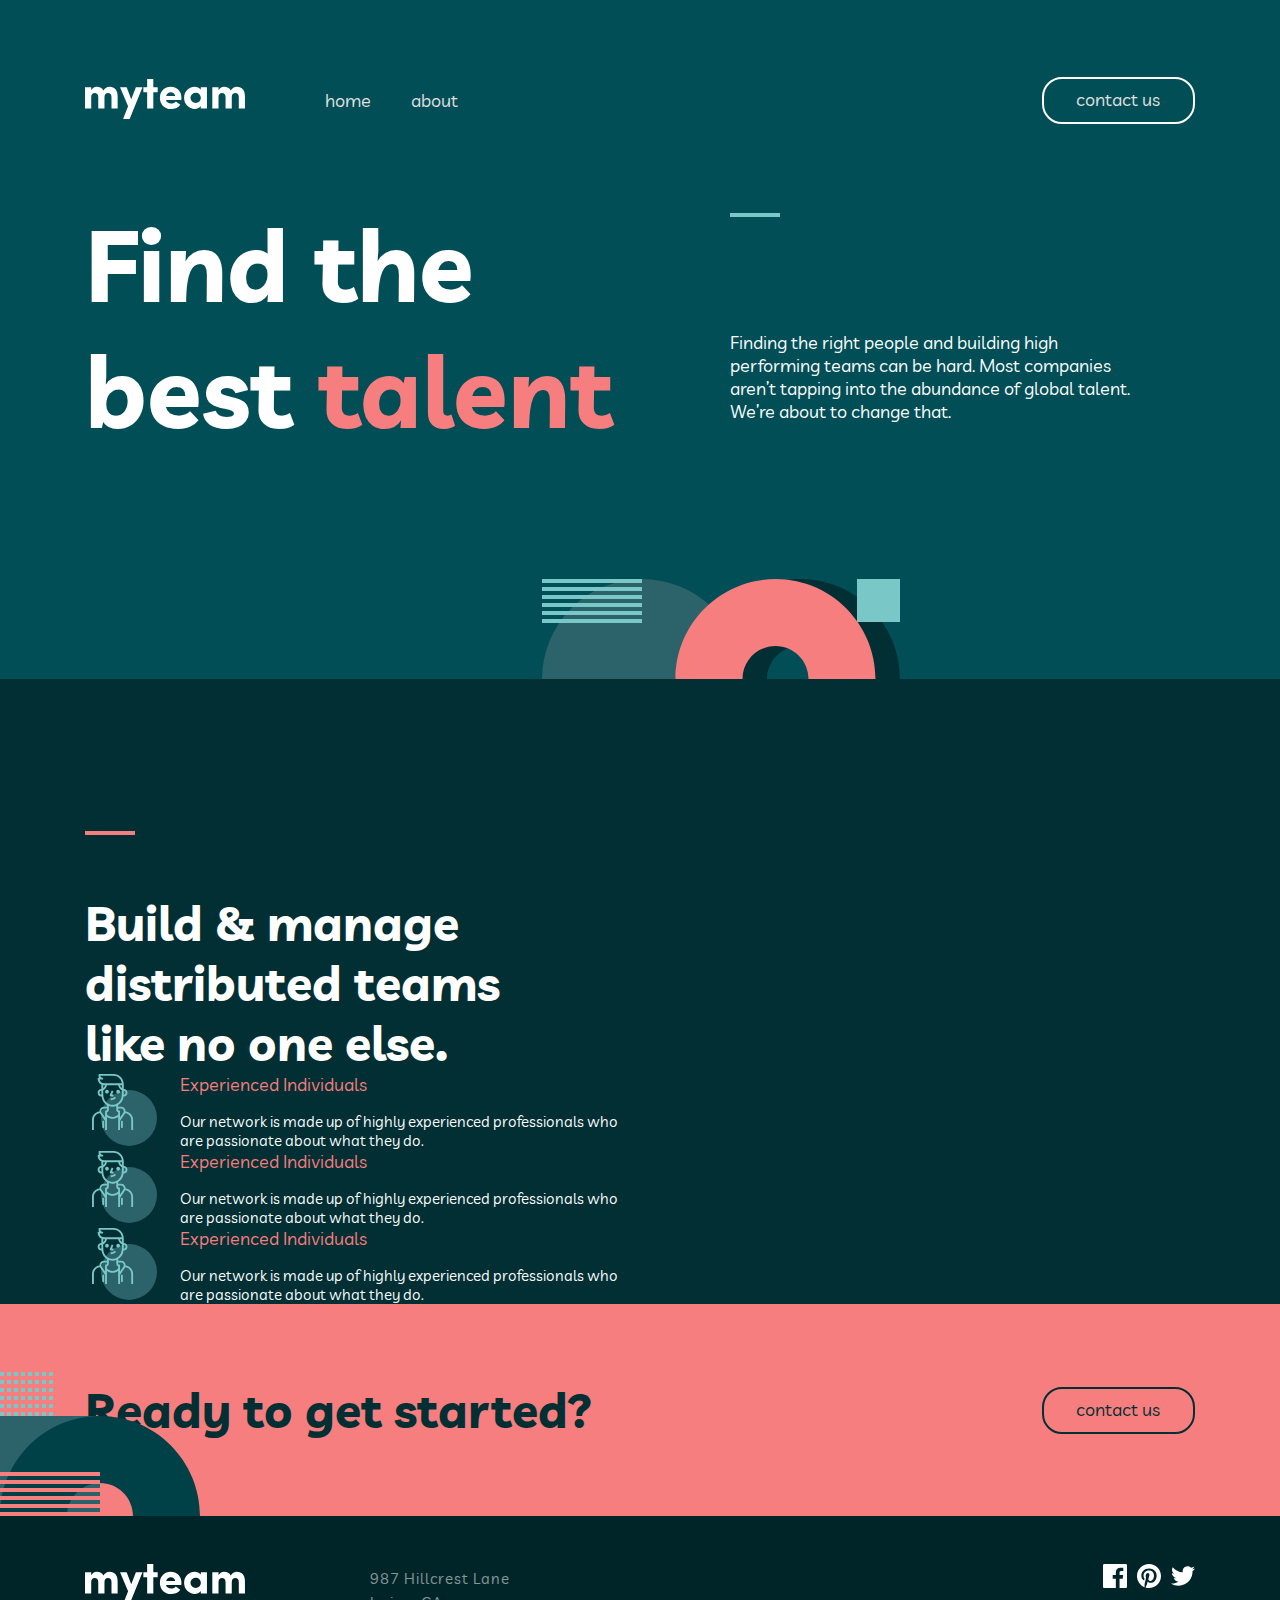
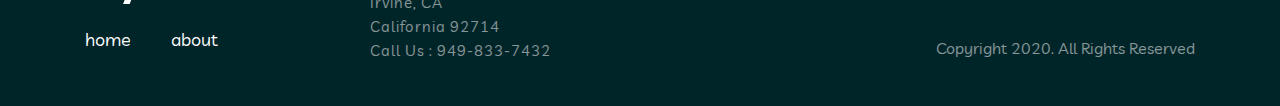
<file: index.html>
<!DOCTYPE html>
<html lang="en">
  <head>
    <meta charset="UTF-8" />
    <meta name="viewport" content="width=device-width, initial-scale=1.0" />
    <title>Document</title>
    <link rel="stylesheet" href="./css/style.min.css" />
  </head>
  <body>
    <header>
      <div class="container">
        <div class="btn-flex">
          <div class="menu-flex">
            <div>
              <a href="./index.html">
                <img src="./images/myteam-logo.svg" alt="none!" />
              </a>
            </div>

            <div class="hamburger" id="hamburger">
              <img src="./images/toggle.svg" alt="none" />
            </div>

            <div class="menu-flex-3" id="nav-menu">
              <ul>
                <li><a href="./index.html">home</a></li>
                <li><a href="./about.html">about</a></li>
              </ul>
            </div>
          </div>

          <div>
            <button>
              <ul>
                <li><a href="./contact.html">contact us</a></li>
              </ul>
            </button>
          </div>
        </div>
      </div>
    </header>

    <section class="section-one">
      <div class="container">
        <div class="flex-section-one">
          <div>
            <div class="line">
              <img src="./images/disk-left.svg" alt="none!" />
            </div>
            <div>
              <h1 class="h1-text">Find the best <span>talent</span></h1>
            </div>
          </div>
          <div>
            <div class="line2">
              <img src="./images/line2.svg" alt="none!" />
            </div>
            <p class="pp-text">
              Finding the right people and building high performing teams can be
              hard. Most companies aren’t tapping into the abundance of global
              talent. We’re about to change that.
            </p>
          </div>

          <div>
            <img class="iimg-posit" src="./images/section-pos.svg" alt="none" />
          </div>
        </div>
      </div>
    </section>

    <section class="section-two">
      <div class="container">
        <div class="h2-text-one">
          <img src="./images/line-oringe.svg" alt="none!" />
          <h2>Build & manage distributed teams like no one else.</h2>
        </div>

        <div class="p-text-flexx">
          <div><img src="./images/person.svg" alt="none!" /></div>
          <div>
            <p class="p-textt">Experienced Individuals</p>
            <p class="p-textt-2">
              Our network is made up of highly experienced professionals who are
              passionate about what they do.
            </p>
          </div>
        </div>
        <div class="p-text-flexx">
          <div><img src="./images/person.svg" alt="none!" /></div>
          <div>
            <p class="p-textt">Experienced Individuals</p>
            <p class="p-textt-2">
              Our network is made up of highly experienced professionals who are
              passionate about what they do.
            </p>
          </div>
        </div>
        <div class="p-text-flexx">
          <div><img src="./images/person.svg" alt="none!" /></div>
          <div>
            <p class="p-textt">Experienced Individuals</p>
            <p class="p-textt-2">
              Our network is made up of highly experienced professionals who are
              passionate about what they do.
            </p>
          </div>
        </div>
      </div>
    </section>

    <section></section>

    <section class="section-four">
      <div class="container">
        <img src="./images/logo-four.svg" alt="none!" />
        <div class="btn-flexTwo">
          <div><h2>Ready to get started?</h2></div>
          <div>
            <button>
              <ul>
                <li><a href="./contact.html">contact us</a></li>
              </ul>
            </button>
          </div>
        </div>
      </div>
    </section>

    <footer>
      <div class="container">
        <div class="footer-flex">
          <div class="footer-flex">
            <div>
              <img src="./images/myteam-logo.svg" alt="none" />
              <ul>
                <li><a href="./home.html">home</a></li>
                <li><a href="./about.html">about</a></li>
              </ul>
            </div>

            <div class="paragraf">
              <p>987 Hillcrest Lane</p>
              <p>Irvine, CA</p>
              <p>California 92714</p>
              <p>Call Us : 949-833-7432</p>
            </div>
          </div>
          <div>
            <div class="logo-footer">
              <img src="./images/facebook.svg" alt="none!" />
              <img src="./images/pinterest.svg" alt="none!" />
              <img src=".//images/twitter.svg" alt="none!" />
            </div>
            <div class="p-text"><p>Copyright 2020. All Rights Reserved</p></div>
          </div>
        </div>
      </div>
    </footer>
    <script src="./js/main.js"></script>
  </body>
</html>
</file>
<file: css/style.min.css>
@import"https://fonts.googleapis.com/css2?family=Inter:ital,opsz,wght@0,14..32,100..900;1,14..32,100..900&family=Lato:ital,wght@0,100;0,300;0,400;0,700;0,900;1,100;1,300;1,400;1,700;1,900&family=Livvic:ital,wght@0,100;0,200;0,300;0,400;0,500;0,600;0,700;0,900;1,100&family=Poppins:ital,wght@0,100;0,200;0,300;0,400;0,500;0,600;0,700;0,800;0,900;1,100;1,200;1,300;1,400;1,500;1,600;1,700;1,800;1,900&family=Roboto:ital,wght@0,100..900;1,100..900&display=swap";.section-hero{padding:120px 0;background-color:#014e56}.section-hero .section-hero-page-texts{display:flex;justify-content:space-between;align-items:center;gap:40px}@media(max-width: 730px){.section-hero .section-hero-page-texts{flex-direction:column}}.section-hero .section-hero-page-texts h2{max-width:350px;font-weight:700;font-size:64px;line-height:100px;letter-spacing:0em;color:#fff}.section-hero .section-hero-page-texts .section-hero-page-texts-p .section-hero-page-text-line{margin-bottom:79px;width:50px;height:4px;background-color:#f67e7e}.section-hero .section-hero-page-texts .section-hero-page-texts-p p{position:relative;max-width:750px;font-weight:600;font-size:18px;line-height:28px;letter-spacing:0em;color:#fff}.section-hero .section-hero-image-disk-red{position:absolute;right:0;top:430px;z-index:10}@media(max-width: 1400px){.section-hero .section-hero-image-disk-red{top:auto}}.section-main{z-index:11;position:relative;background-color:#004047;padding-bottom:140px}.section-main h2{text-align:center;font-weight:700;font-size:48px;line-height:48px;letter-spacing:0em;color:#fff}.section-main .section-main-cards{margin-top:64px;display:flex;justify-content:space-between;align-items:center;gap:20px}@media(max-width: 1130px){.section-main .section-main-cards{flex-direction:column;gap:60px}}.section-main .section-main-cards .section-main-card{box-shadow:rgba(50,50,93,.25) 0px 6px 12px -2px,rgba(0,0,0,.3) 0px 3px 7px -3px;padding:32px 24px 0 24px;background-color:#012f34;transition:.3s}@media(max-width: 410px){.section-main .section-main-cards .section-main-card{padding:32px 0 0 0}}.section-main .section-main-cards .section-main-card:hover{box-shadow:rgba(0,0,0,.25) 0px 14px 28px,rgba(0,0,0,.22) 0px 10px 10px}.section-main .section-main-cards .section-main-card img{margin:0 auto;display:flex;justify-content:center;align-items:center;gap:0px}.section-main .section-main-cards .section-main-card h3{padding-top:13px;color:#79c8c7;font-weight:700;font-size:18px;line-height:28px;letter-spacing:0em;width:302px;text-align:center}.section-main .section-main-cards .section-main-card p{color:#fff;font-weight:500;font-size:15px;line-height:25px;letter-spacing:0em;width:302px;text-align:center}.section-main .section-main-cards .section-main-card .section-main-card-plus-image{transform:translate(0, 25px);display:flex;justify-content:center;align-items:center;gap:0px;margin:0 auto;width:56px;height:56px;border-radius:100%;background-color:#f67e7e;transition:.5s}.section-main .section-main-cards .section-main-card .section-main-card-plus-image:hover{background-color:#79c8c7}.section-main .section-main-cards .section-main-card .section-main-card-plus-image:hover img{transform:rotate(45deg)}.section-main .section-main-cards .section-main-card .section-main-card-plus-image img{display:flex;justify-content:center;align-items:center;gap:0px}.section-main .section-main-directors-bg-right-image{position:absolute;right:0;bottom:0;z-index:10}@media(max-width: 1400px){.section-main .section-main-directors-bg-right-image{top:auto}}.section-some{background-color:#012f34}.section-some h2{text-align:center;font-weight:700;font-size:48px;line-height:48px;letter-spacing:0em;color:#fff}.section-some .section-some-logos{margin-top:70px;padding-bottom:156px;display:flex;justify-content:space-between;align-items:center;gap:40px;flex-wrap:wrap;justify-content:center}*{margin:0;padding:0;box-sizing:border-box;list-style-type:none;text-decoration:none;font-family:Livvic}.body{background:#014e56;display:flex}.logo-icon{height:200px}@media(max-width: 650px){.logo-icon{display:none}}.group7{height:200px;margin-top:320px}@media(max-width: 650px){.group7{display:none}}.contact{display:flex;width:100%;justify-content:space-between;margin-bottom:120px;padding:50px 0;gap:50px}@media(max-width: 1070px){.contact{flex-direction:column}}.contact .contact_desc .contact_desc-title{font-family:Livvic;font-weight:700;font-size:64px;line-height:100px;letter-spacing:0px;color:#fff}.contact .contact_desc .contact_desc-ask{font-family:Livvic;font-weight:700;font-size:32px;line-height:48px;letter-spacing:0px;color:#f67e7e}.contact .contact_desc .contact_desc-about-wrapper{margin-top:32px;display:flex;flex-direction:column;gap:8px}.contact .contact_desc .contact_desc-about-wrapper .contact_desc-about-wrapper_card{display:flex;align-items:center;gap:23px}.contact .contact_desc .contact_desc-about-wrapper .contact_desc-about-wrapper_card .contact_desc-about-wrapper_card-desc_text{font-family:Livvic;font-weight:700;font-size:18px;line-height:28px;letter-spacing:0px;color:#fff}.contact .contact-login .contact-login_form{width:100%;max-width:540px}.contact .contact-login .contact-login_form .contact-login_form_input{margin-bottom:24px;width:100%;background:none;outline:none;border:none;border-bottom:1px solid #fff;padding:0 81px 16px 14px;width:445;height:25;left:14px;opacity:.6;color:#fff}.contact .contact-login .contact-login_form-btn{width:123px;height:48px;border-radius:24px;font-family:Livvic;font-weight:600;font-size:18px;line-height:28px;letter-spacing:0px;color:#004047;border:none}.section-one{background-color:#014e56;position:relative}.section-one .line img{position:absolute;left:.1px}@media(max-width: 1350px){.section-one .line img{display:none}}.h1-text{max-width:600px;font-size:100px;color:#fff}.h1-text span{color:#f67e7e}.pp-text{max-width:420px;font-size:18px;color:#fff;padding-top:110px;padding-bottom:256px}.flex-section-one{display:flex;justify-content:space-between;flex-wrap:wrap}@media(max-width: 1180px){.flex-section-one{justify-content:center;gap:40px}}.flex-section-one .iimg-posit{position:absolute;bottom:0;right:380px}.section-two{background-color:#012f34}.section-two .h2-text-one{padding-top:140px}.section-two .h2-text-one h2{width:445px;font-size:48px;color:#fff;padding-top:54px}.section-two .p-textt{width:445px;font-size:18px;color:#f67e7e}.section-two .p-textt-2{width:445px;font-size:15px;color:#fff;padding-top:16px}.section-two .p-text-flexx{display:flex;gap:23px;align-items:center}header{background-color:#014e56}header ul{display:flex;gap:40px}header ul li{list-style-type:none}header ul li a{text-decoration:none;color:#e1e1e1;font-size:18px}header .menu-flex{display:flex;gap:80px;align-items:center}@media(max-width: 500px){header .menu-flex{flex-direction:column;gap:20px;justify-content:center;align-items:center;margin-bottom:20px}}header button{border:2px solid #fff;border-radius:20px;background-color:#014e56}header button ul li{list-style-type:none;color:#fff;padding:9px 33px 11px 32px;font-size:18px}header button ul li a{text-decoration:none}header .btn-flex{display:flex;justify-content:space-between;padding:77px 0}@media(max-width: 805px){header .btn-flex{flex-direction:column;justify-content:center;align-items:center}}header .hamburger{display:none}@media(max-width: 810px){header .menu-flex-3{display:none;flex-direction:column}header .btn-flex{flex-direction:column;justify-content:center;align-items:center}header #hamburger{display:flex}header .active{display:flex !important}}.section-four{background-color:#f67e7e;position:relative}.section-four img{position:absolute;left:.1px;bottom:0}.section-four .btn-flexTwo{display:flex;justify-content:space-between;align-items:center;padding:76px 0}@media(max-width: 890px){.section-four .btn-flexTwo{flex-wrap:wrap;align-items:center;justify-content:center}}.section-four .btn-flexTwo h2{font-size:48px;max-width:100%;color:#012f34}.section-four .btn-flexTwo button{border:2px solid #012f34;border-radius:20px;background-color:#f67e7e}.section-four .btn-flexTwo button ul li{list-style-type:none;padding:9px 33px 11px 32px;font-size:18px}.section-four .btn-flexTwo button ul li a{color:#012f34;text-decoration:none}footer{background-color:#002529}footer img{padding:48px 0 0 0}footer ul{display:flex;gap:40px;padding-top:20px;padding-bottom:55px}footer ul li{list-style-type:none}footer ul li a{text-decoration:none;color:#fff;font-size:18px}footer .paragraf{color:#e1e1e1;font-size:15px;padding-top:48px;letter-spacing:1px;opacity:60%}footer .paragraf p{padding-top:5px}footer .footer-flex{display:flex;gap:125px}footer .logo-footer{display:flex;justify-content:end;align-items:center;gap:10px}footer .p-text{color:#e1e1e1;opacity:60%;padding-top:50px}footer .footer-flex{display:flex;justify-content:space-between}@media(max-width: 900px){footer .footer-flex{flex-wrap:wrap;justify-content:center;gap:40px}}*{margin:0;padding:0}*::before,*::after{box-sizing:border-box}html,body{font-family:"Livvic",sans-serif}.container{max-width:1150px;padding:0 20px;margin:0 auto}
</file>
